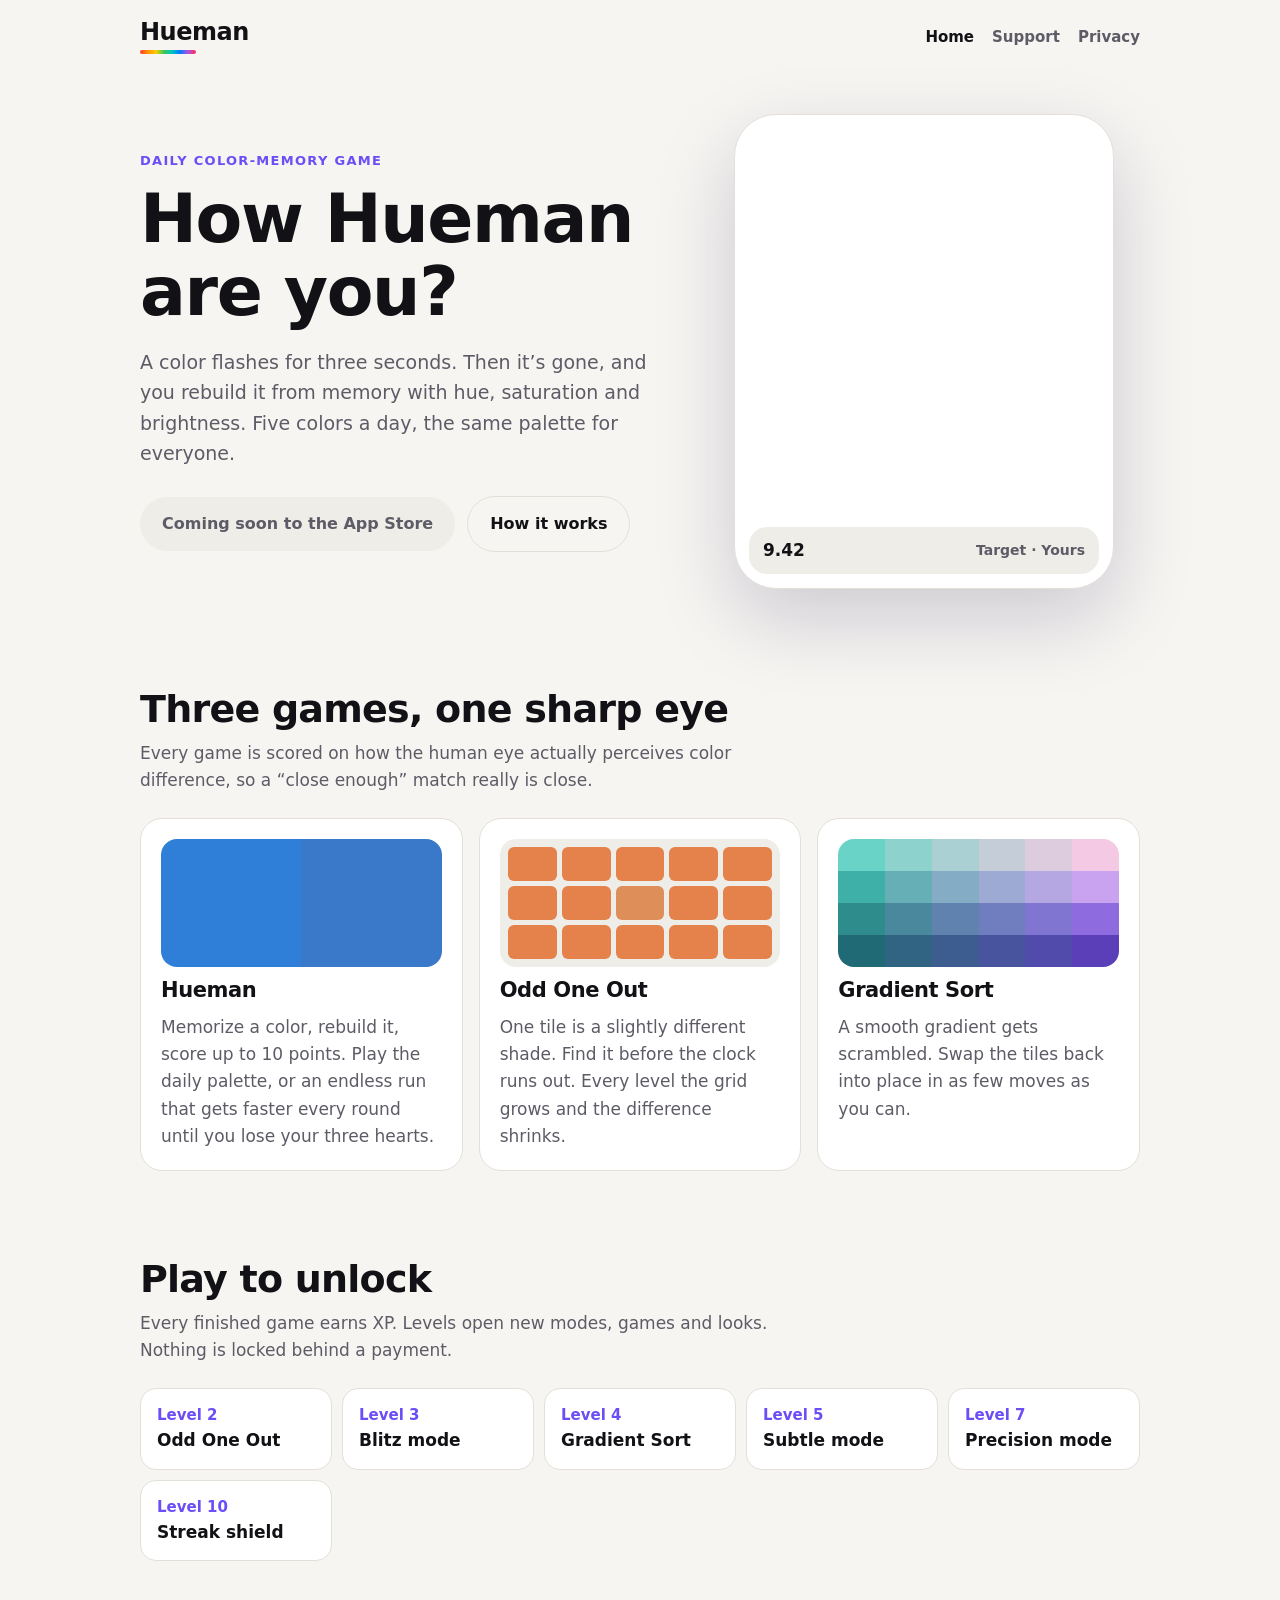
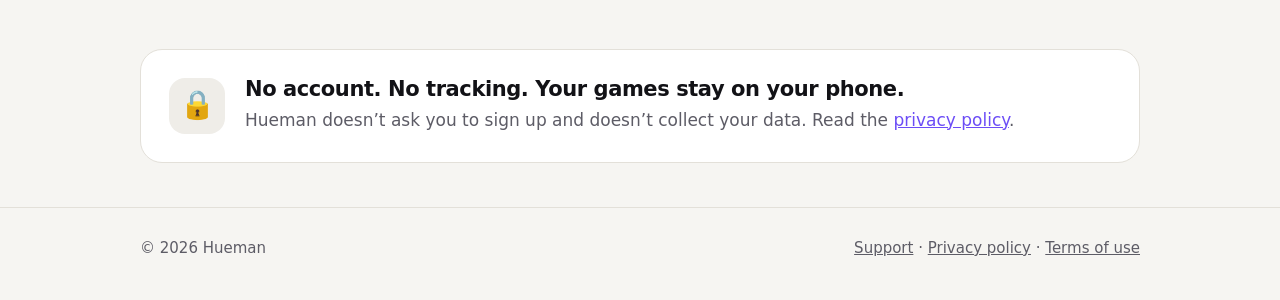
<file: index.html>
<!doctype html>
<html lang="en">
<head>
  <meta charset="utf-8">
  <meta name="viewport" content="width=device-width, initial-scale=1, viewport-fit=cover">
  <title>Hueman · Color Memory Game</title>
  <meta name="description" content="Hueman is a daily color-memory game. See a color for three seconds, rebuild it from memory, and find out how sharp your eye really is.">
  <meta name="theme-color" content="#0E0E12" media="(prefers-color-scheme: dark)">
  <meta name="theme-color" content="#F6F5F2" media="(prefers-color-scheme: light)">
  <meta property="og:title" content="Hueman · How Hueman are you?">
  <meta property="og:description" content="A daily color-memory game. Five colors, three seconds each, the same palette for everyone.">
  <link rel="stylesheet" href="style.css">
  <link rel="icon" href="data:image/svg+xml,%3Csvg xmlns='http://www.w3.org/2000/svg' viewBox='0 0 32 32'%3E%3Crect x='2' y='2' width='13' height='28' rx='4' fill='%236E5BD9'/%3E%3Crect x='17' y='2' width='13' height='28' rx='4' fill='%237462D6'/%3E%3C/svg%3E">
</head>
<body>
  <header class="site-head">
    <div class="wrap">
      <a class="brand" href="./"><b>Hueman</b><span class="spectrum" aria-hidden="true"></span></a>
      <nav class="nav" aria-label="Site">
        <a href="./" aria-current="page">Home</a>
        <a href="support.html">Support</a>
        <a href="privacy.html">Privacy</a>
      </nav>
    </div>
  </header>

  <main>
    <div class="wrap">
      <div class="hero">
        <div>
          <p class="eyebrow">Daily color-memory game</p>
          <h1>How Hueman are you?</h1>
          <p class="lead">A color flashes for three seconds. Then it’s gone, and you rebuild it from memory with hue, saturation and brightness. Five colors a day, the same palette for everyone.</p>
          <div class="cta">
            <!-- After launch: replace this span with <a class="btn" href="https://apps.apple.com/app/id6834479892">Download on the App Store</a> -->
            <span class="btn soon">Coming soon to the App Store</span>
            <a class="btn ghost" href="support.html">How it works</a>
          </div>
        </div>
        <div class="stage" aria-hidden="true">
          <div class="phone">
            <div class="swatch"><i></i><i></i></div>
            <div class="score">9.42 <span>Target · Yours</span></div>
          </div>
        </div>
      </div>
    </div>

    <section>
      <div class="wrap">
        <div class="section-head">
          <h2>Three games, one sharp eye</h2>
          <p>Every game is scored on how the human eye actually perceives color difference, so a “close enough” match really is close.</p>
        </div>
        <div class="games">
          <article class="card">
            <div class="art split" aria-hidden="true"><i></i><i></i></div>
            <h3>Hueman</h3>
            <p>Memorize a color, rebuild it, score up to 10 points. Play the daily palette, or an endless run that gets faster every round until you lose your three hearts.</p>
          </article>
          <article class="card">
            <div class="art odd" aria-hidden="true"><i></i><i></i><i></i><i></i><i></i><i></i><i></i><i class="x"></i><i></i><i></i><i></i><i></i><i></i><i></i><i></i></div>
            <h3>Odd One Out</h3>
            <p>One tile is a slightly different shade. Find it before the clock runs out. Every level the grid grows and the difference shrinks.</p>
          </article>
          <article class="card">
            <div class="art grad" aria-hidden="true"><i></i><i></i><i></i><i></i><i></i><i></i><i></i><i></i><i></i><i></i><i></i><i></i><i></i><i></i><i></i><i></i><i></i><i></i><i></i><i></i><i></i><i></i><i></i><i></i></div>
            <h3>Gradient Sort</h3>
            <p>A smooth gradient gets scrambled. Swap the tiles back into place in as few moves as you can.</p>
          </article>
        </div>
      </div>
    </section>

    <section>
      <div class="wrap">
        <div class="section-head">
          <h2>Play to unlock</h2>
          <p>Every finished game earns XP. Levels open new modes, games and looks. Nothing is locked behind a payment.</p>
        </div>
        <div class="levels">
          <div class="level"><b>Level 2</b><span>Odd One Out</span></div>
          <div class="level"><b>Level 3</b><span>Blitz mode</span></div>
          <div class="level"><b>Level 4</b><span>Gradient Sort</span></div>
          <div class="level"><b>Level 5</b><span>Subtle mode</span></div>
          <div class="level"><b>Level 7</b><span>Precision mode</span></div>
          <div class="level"><b>Level 10</b><span>Streak shield</span></div>
        </div>
      </div>
    </section>

    <section>
      <div class="wrap">
        <div class="privacy-strip">
          <div class="icon" aria-hidden="true">🔒</div>
          <div>
            <h3>No account. No tracking. Your games stay on your phone.</h3>
            <p>Hueman doesn’t ask you to sign up and doesn’t collect your data. Read the <a href="privacy.html">privacy policy</a>.</p>
          </div>
        </div>
      </div>
    </section>
  </main>

  <footer class="site-foot">
    <div class="wrap">
      <span>© 2026 Hueman</span>
      <span><a href="support.html">Support</a> · <a href="privacy.html">Privacy policy</a> · <a href="https://www.apple.com/legal/internet-services/itunes/dev/stdeula/">Terms of use</a></span>
    </div>
  </footer>
</body>
</html>
</file>
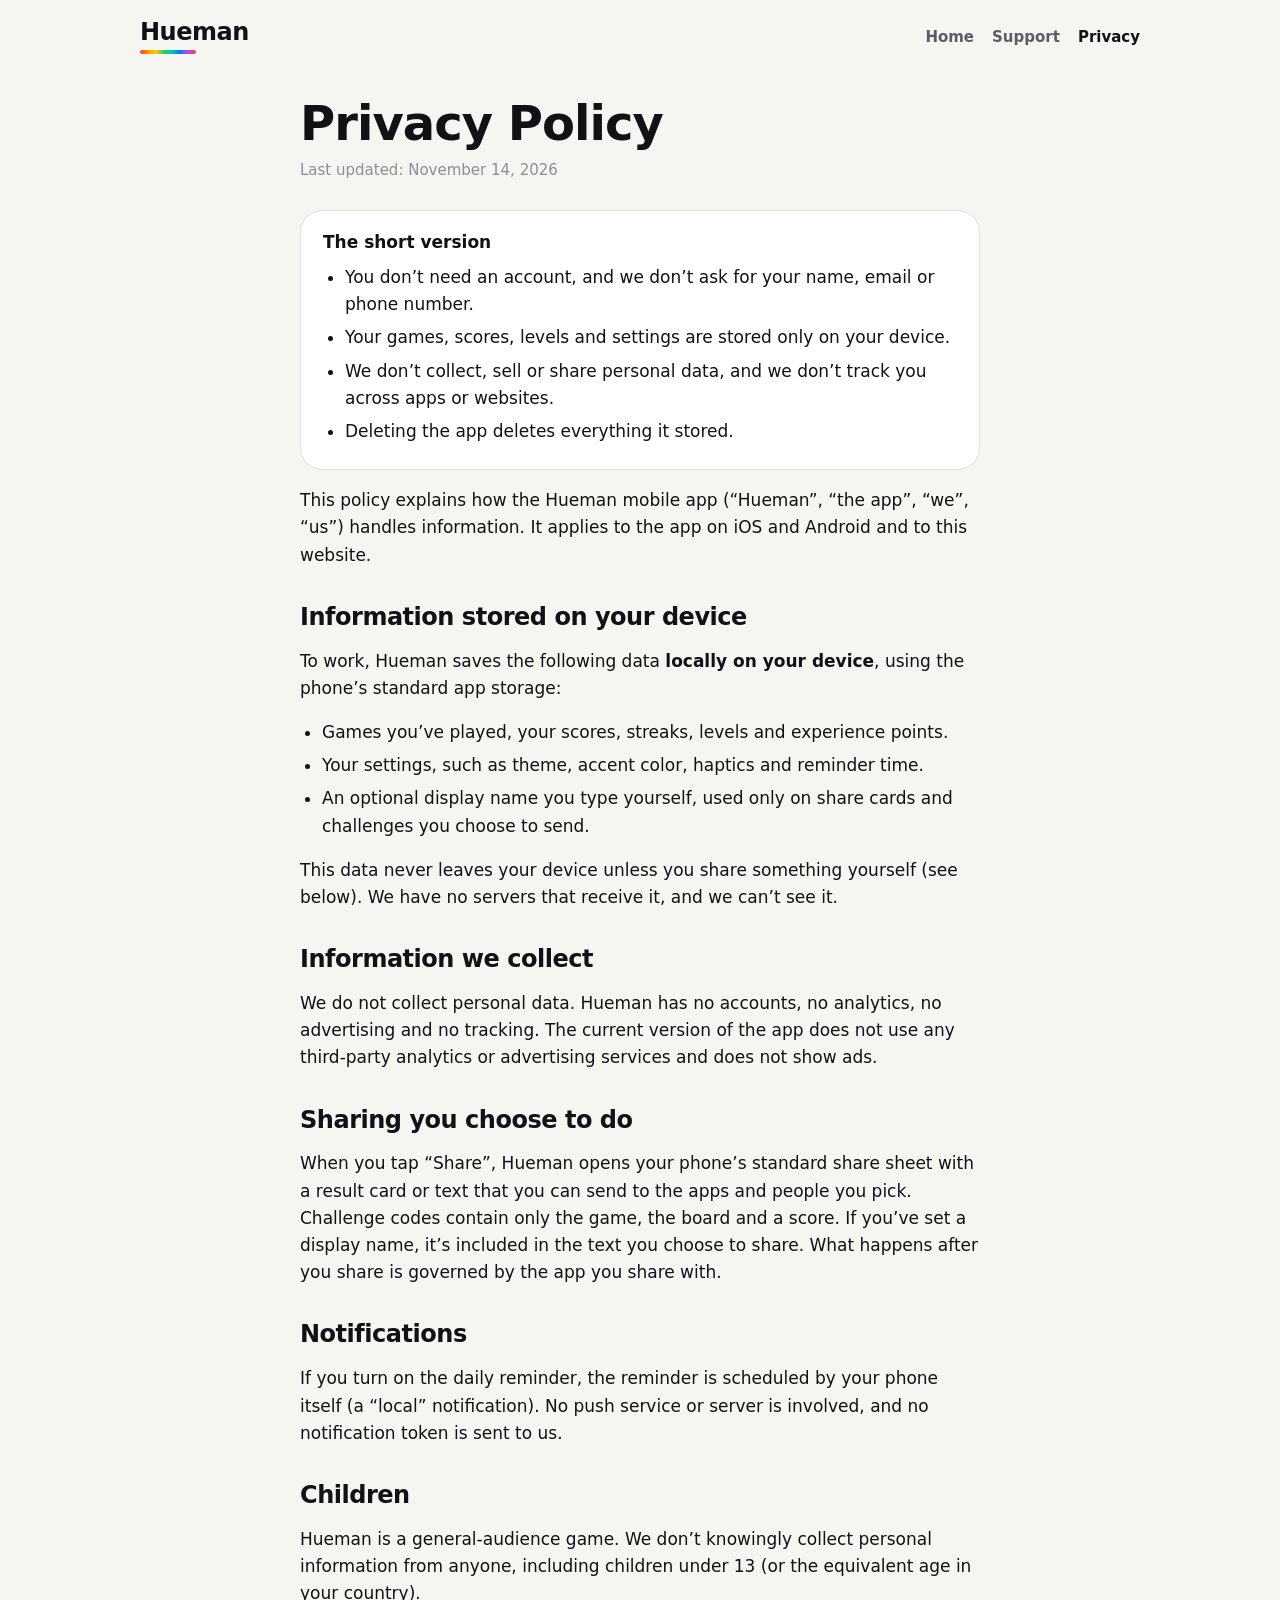
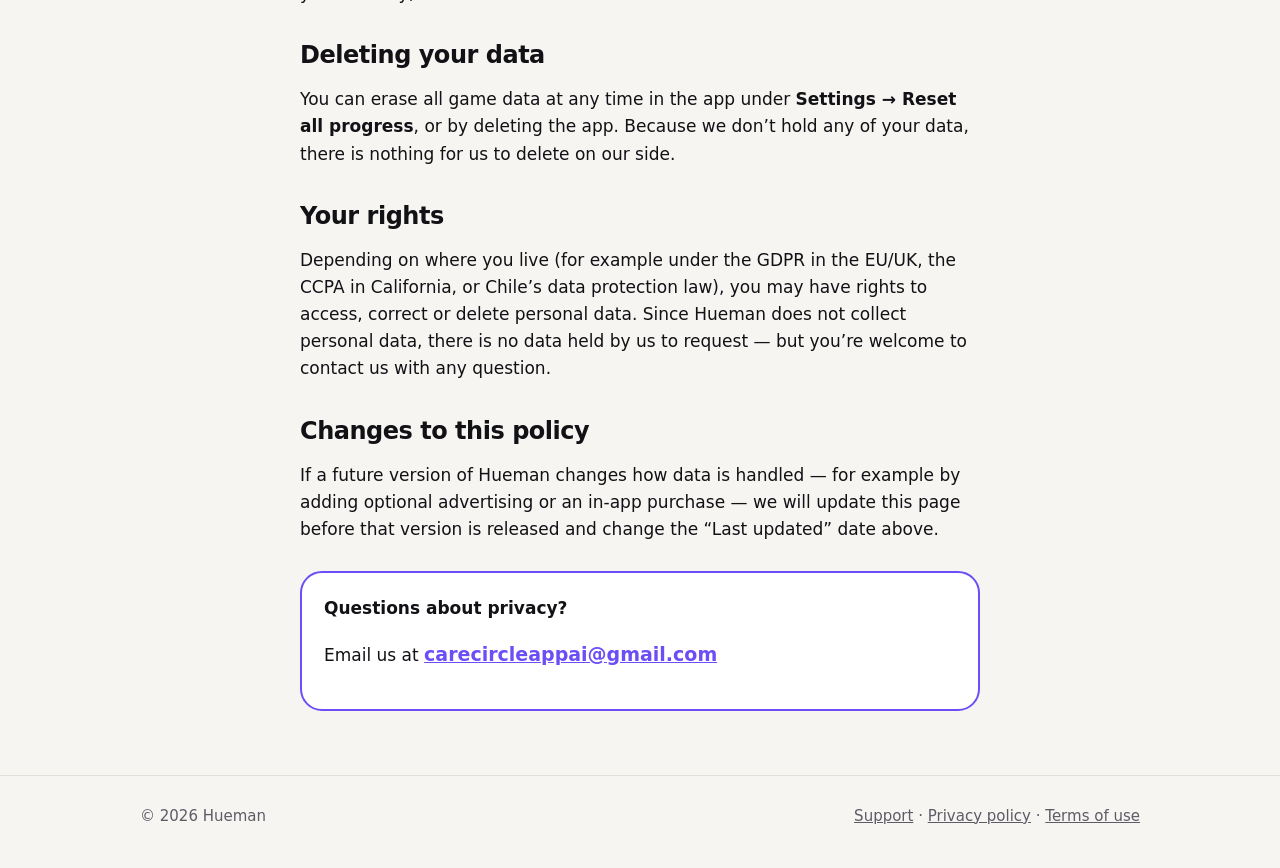
<file: privacy.html>
<!doctype html>
<html lang="en">
<head>
  <meta charset="utf-8">
  <meta name="viewport" content="width=device-width, initial-scale=1, viewport-fit=cover">
  <title>Privacy Policy · Hueman</title>
  <meta name="description" content="Hueman privacy policy: no account, no tracking, your game data stays on your device.">
  <link rel="stylesheet" href="style.css">
  <link rel="icon" href="data:image/svg+xml,%3Csvg xmlns='http://www.w3.org/2000/svg' viewBox='0 0 32 32'%3E%3Crect x='2' y='2' width='13' height='28' rx='4' fill='%236E5BD9'/%3E%3Crect x='17' y='2' width='13' height='28' rx='4' fill='%237462D6'/%3E%3C/svg%3E">
</head>
<body>
  <header class="site-head">
    <div class="wrap">
      <a class="brand" href="./"><b>Hueman</b><span class="spectrum" aria-hidden="true"></span></a>
      <nav class="nav" aria-label="Site">
        <a href="./">Home</a>
        <a href="support.html">Support</a>
        <a href="privacy.html" aria-current="page">Privacy</a>
      </nav>
    </div>
  </header>

  <main class="wrap narrow doc">
    <h1>Privacy Policy</h1>
    <p class="updated">Last updated: November 14, 2026</p>

    <div class="summary">
      <b>The short version</b>
      <ul>
        <li>You don’t need an account, and we don’t ask for your name, email or phone number.</li>
        <li>Your games, scores, levels and settings are stored only on your device.</li>
        <li>We don’t collect, sell or share personal data, and we don’t track you across apps or websites.</li>
        <li>Deleting the app deletes everything it stored.</li>
      </ul>
    </div>

    <p>This policy explains how the Hueman mobile app (“Hueman”, “the app”, “we”, “us”) handles information. It applies to the app on iOS and Android and to this website.</p>

    <h2>Information stored on your device</h2>
    <p>To work, Hueman saves the following data <strong>locally on your device</strong>, using the phone’s standard app storage:</p>
    <ul>
      <li>Games you’ve played, your scores, streaks, levels and experience points.</li>
      <li>Your settings, such as theme, accent color, haptics and reminder time.</li>
      <li>An optional display name you type yourself, used only on share cards and challenges you choose to send.</li>
    </ul>
    <p>This data never leaves your device unless you share something yourself (see below). We have no servers that receive it, and we can’t see it.</p>

    <h2>Information we collect</h2>
    <p>We do not collect personal data. Hueman has no accounts, no analytics, no advertising and no tracking. The current version of the app does not use any third-party analytics or advertising services and does not show ads.</p>

    <h2>Sharing you choose to do</h2>
    <p>When you tap “Share”, Hueman opens your phone’s standard share sheet with a result card or text that you can send to the apps and people you pick. Challenge codes contain only the game, the board and a score. If you’ve set a display name, it’s included in the text you choose to share. What happens after you share is governed by the app you share with.</p>

    <h2>Notifications</h2>
    <p>If you turn on the daily reminder, the reminder is scheduled by your phone itself (a “local” notification). No push service or server is involved, and no notification token is sent to us.</p>

    <h2>Children</h2>
    <p>Hueman is a general-audience game. We don’t knowingly collect personal information from anyone, including children under 13 (or the equivalent age in your country).</p>

    <h2>Deleting your data</h2>
    <p>You can erase all game data at any time in the app under <strong>Settings → Reset all progress</strong>, or by deleting the app. Because we don’t hold any of your data, there is nothing for us to delete on our side.</p>

    <h2>Your rights</h2>
    <p>Depending on where you live (for example under the GDPR in the EU/UK, the CCPA in California, or Chile’s data protection law), you may have rights to access, correct or delete personal data. Since Hueman does not collect personal data, there is no data held by us to request — but you’re welcome to contact us with any question.</p>

    <h2>Changes to this policy</h2>
    <p>If a future version of Hueman changes how data is handled — for example by adding optional advertising or an in-app purchase — we will update this page before that version is released and change the “Last updated” date above.</p>

    <div class="contact">
      <b>Questions about privacy?</b>
      <p>Email us at <a href="mailto:carecircleappai@gmail.com">carecircleappai@gmail.com</a></p>
    </div>
  </main>

  <footer class="site-foot">
    <div class="wrap">
      <span>© 2026 Hueman</span>
      <span><a href="support.html">Support</a> · <a href="privacy.html">Privacy policy</a> · <a href="https://www.apple.com/legal/internet-services/itunes/dev/stdeula/">Terms of use</a></span>
    </div>
  </footer>
</body>
</html>
</file>
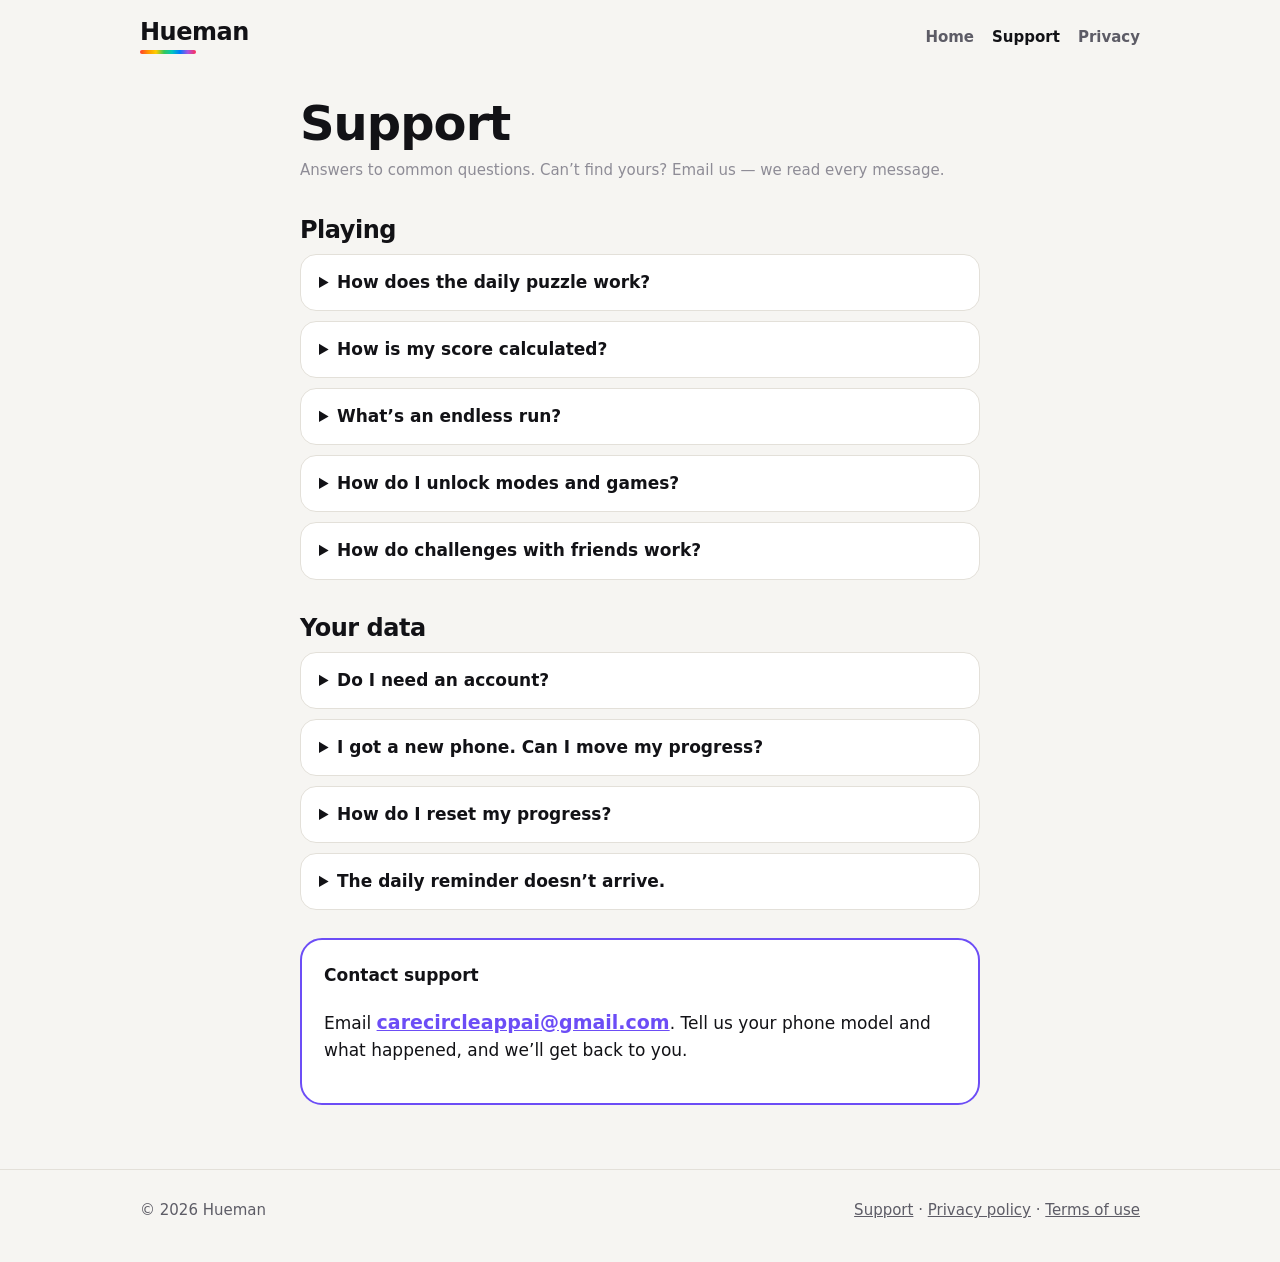
<file: support.html>
<!doctype html>
<html lang="en">
<head>
  <meta charset="utf-8">
  <meta name="viewport" content="width=device-width, initial-scale=1, viewport-fit=cover">
  <title>Support · Hueman</title>
  <meta name="description" content="Help and answers for Hueman, the daily color-memory game.">
  <link rel="stylesheet" href="style.css">
  <link rel="icon" href="data:image/svg+xml,%3Csvg xmlns='http://www.w3.org/2000/svg' viewBox='0 0 32 32'%3E%3Crect x='2' y='2' width='13' height='28' rx='4' fill='%236E5BD9'/%3E%3Crect x='17' y='2' width='13' height='28' rx='4' fill='%237462D6'/%3E%3C/svg%3E">
</head>
<body>
  <header class="site-head">
    <div class="wrap">
      <a class="brand" href="./"><b>Hueman</b><span class="spectrum" aria-hidden="true"></span></a>
      <nav class="nav" aria-label="Site">
        <a href="./">Home</a>
        <a href="support.html" aria-current="page">Support</a>
        <a href="privacy.html">Privacy</a>
      </nav>
    </div>
  </header>

  <main class="wrap narrow doc">
    <h1>Support</h1>
    <p class="updated">Answers to common questions. Can’t find yours? Email us — we read every message.</p>

    <h2>Playing</h2>
    <details>
      <summary>How does the daily puzzle work?</summary>
      <p>Every day there’s a new palette of five colors, the same for everyone. Each color shows for three seconds, then you rebuild it with the hue, saturation and brightness sliders. Each color scores up to 10 points, so the best possible day is 50. A new palette arrives at midnight in your time zone.</p>
    </details>
    <details>
      <summary>How is my score calculated?</summary>
      <p>Hueman measures the difference between the real color and yours using CIEDE2000, a formula designed to match how people actually perceive color differences. A tiny difference you can barely see scores close to 10.</p>
    </details>
    <details>
      <summary>What’s an endless run?</summary>
      <p>In an endless run, colors keep coming and every round is a little harder: the color shows for less time and you need a closer match. Miss the target score and you lose a heart. Lose all three hearts and the run is over.</p>
    </details>
    <details>
      <summary>How do I unlock modes and games?</summary>
      <p>Every game you finish earns XP. As you level up you unlock Odd One Out (level 2), Blitz (3), Gradient Sort (4), Subtle (5), the daily archive (6), Precision (7) and more. Your current level and the next unlock are shown on the Play tab.</p>
    </details>
    <details>
      <summary>How do challenges with friends work?</summary>
      <p>After any game, tap “Challenge a friend” to send a code like HUE-XXXXX-XXXXX. Your friend enters it under Play → “Enter a challenge code” and plays the exact same colors. Challenges are always playable, even for modes they haven’t unlocked yet.</p>
    </details>

    <h2>Your data</h2>
    <details>
      <summary>Do I need an account?</summary>
      <p>No. Hueman has no accounts. Everything is saved on your phone.</p>
    </details>
    <details>
      <summary>I got a new phone. Can I move my progress?</summary>
      <p>Progress is stored on your device only, so it doesn’t transfer automatically to a new phone. Restoring from a full device backup (iCloud or Google) usually brings it back.</p>
    </details>
    <details>
      <summary>How do I reset my progress?</summary>
      <p>Go to Settings → Reset all progress. This deletes your games, streaks, levels and rivals from the device and can’t be undone.</p>
    </details>
    <details>
      <summary>The daily reminder doesn’t arrive.</summary>
      <p>Check that notifications are allowed for Hueman in your phone’s Settings, then turn the reminder off and on again in Hueman → Settings.</p>
    </details>

    <div class="contact">
      <b>Contact support</b>
      <p>Email <a href="mailto:carecircleappai@gmail.com?subject=Hueman%20support">carecircleappai@gmail.com</a>. Tell us your phone model and what happened, and we’ll get back to you.</p>
    </div>
  </main>

  <footer class="site-foot">
    <div class="wrap">
      <span>© 2026 Hueman</span>
      <span><a href="support.html">Support</a> · <a href="privacy.html">Privacy policy</a> · <a href="https://www.apple.com/legal/internet-services/itunes/dev/stdeula/">Terms of use</a></span>
    </div>
  </footer>
</body>
</html>
</file>
<file: style.css>
/* Hueman website — one stylesheet, no external fonts or scripts (nothing loads from third parties). */
:root {
  --bg: #F6F5F2;
  --surface: #FFFFFF;
  --alt: #EFEDE8;
  --line: #E3E0D9;
  --fg: #121216;
  --muted: #5D5C66;
  --faint: #8E8C96;
  --accent: #6C4DF6;
  --on-accent: #FFFFFF;
  --display: ui-rounded, "SF Pro Rounded", "Nunito", system-ui, -apple-system, "Segoe UI", Roboto, sans-serif;
  --body: system-ui, -apple-system, "Segoe UI", Roboto, "Helvetica Neue", Arial, sans-serif;
  --radius: 22px;
  color-scheme: light;
}
@media (prefers-color-scheme: dark) {
  :root {
    --bg: #0E0E12;
    --surface: #18181F;
    --alt: #22222B;
    --line: #2C2C37;
    --fg: #F4F4F6;
    --muted: #A9A8B3;
    --faint: #75747F;
    --accent: #8B72FF;
    color-scheme: dark;
  }
}

* { box-sizing: border-box; }
html { -webkit-text-size-adjust: 100%; }
body {
  margin: 0;
  background: var(--bg);
  color: var(--fg);
  font: 17px/1.6 var(--body);
}
a { color: var(--accent); }
a:focus-visible, button:focus-visible { outline: 3px solid var(--accent); outline-offset: 3px; border-radius: 6px; }
img, svg { max-width: 100%; }

.wrap {
  width: 100%;
  max-width: 1040px;
  margin: 0 auto;
  padding-left: max(20px, env(safe-area-inset-left));
  padding-right: max(20px, env(safe-area-inset-right));
}
.narrow { max-width: 720px; }

/* Header */
.site-head { padding-block: 20px; }
.site-head .wrap { display: flex; align-items: center; justify-content: space-between; gap: 16px; flex-wrap: wrap; }
.brand { display: inline-flex; flex-direction: column; text-decoration: none; color: var(--fg); }
.brand b { font: 800 24px/1 var(--display); letter-spacing: -0.02em; }
.spectrum { height: 4px; width: 56px; border-radius: 4px; margin-top: 6px; background: linear-gradient(90deg, #FF3B30, #FF9500, #FFCC00, #34C759, #00C7BE, #007AFF, #AF52DE, #FF2D55); }
.nav { display: flex; gap: 18px; flex-wrap: wrap; }
.nav a { color: var(--muted); text-decoration: none; font-weight: 600; font-size: 15px; }
.nav a:hover, .nav a[aria-current="page"] { color: var(--fg); }

/* Hero */
.hero { padding-block: 40px 56px; display: grid; grid-template-columns: minmax(0, 1.1fr) minmax(0, 0.9fr); gap: 40px; align-items: center; }
.eyebrow { font-size: 13px; font-weight: 750; letter-spacing: 0.1em; text-transform: uppercase; color: var(--accent); margin: 0 0 10px; }
h1, h2, h3 { font-family: var(--display); letter-spacing: -0.02em; line-height: 1.08; text-wrap: balance; margin: 0; }
h1 { font-size: clamp(40px, 7vw, 68px); font-weight: 850; }
h2 { font-size: clamp(28px, 4vw, 38px); font-weight: 800; }
h3 { font-size: 21px; font-weight: 750; }
.lead { font-size: 19px; color: var(--muted); max-width: 34em; margin: 18px 0 28px; }
.cta { display: flex; gap: 12px; flex-wrap: wrap; align-items: center; }
.btn {
  display: inline-flex; align-items: center; gap: 10px;
  padding: 14px 22px; border-radius: 999px;
  background: var(--fg); color: var(--bg);
  font-weight: 750; text-decoration: none; font-size: 16px;
}
.btn.soon { background: var(--alt); color: var(--muted); cursor: default; }
.btn.ghost { background: transparent; color: var(--fg); border: 1px solid var(--line); }

/* The hero "game": a color flashes, then the match */
.stage { position: relative; aspect-ratio: 4 / 5; max-width: 380px; width: 100%; justify-self: center; }
.phone {
  position: absolute; inset: 0; border-radius: 42px; padding: 14px;
  background: var(--surface); border: 1px solid var(--line);
  box-shadow: 0 30px 80px rgba(20, 10, 60, 0.18);
  display: grid; grid-template-rows: 1fr auto; gap: 12px;
}
.swatch { border-radius: 30px; display: flex; overflow: hidden; }
.swatch i { flex: 1; animation: cycle 12s infinite; }
.swatch i:last-child { animation-name: cycle2; }
@keyframes cycle {
  0%, 18% { background: #6E5BD9; } 20%, 38% { background: #E2734A; } 40%, 58% { background: #2FA39A; }
  60%, 78% { background: #D9B23C; } 80%, 100% { background: #C2447A; }
}
@keyframes cycle2 {
  0%, 18% { background: #7462D6; } 20%, 38% { background: #DD7B4F; } 40%, 58% { background: #36A091; }
  60%, 78% { background: #CFB045; } 80%, 100% { background: #BB4C7F; }
}
.score {
  display: flex; justify-content: space-between; align-items: center;
  padding: 10px 14px; border-radius: 18px; background: var(--alt);
  font-weight: 750; font-variant-numeric: tabular-nums;
}
.score span { color: var(--muted); font-weight: 600; font-size: 14px; }

/* Sections */
section { padding-block: 44px; }
.section-head { margin-bottom: 24px; }
.section-head p { color: var(--muted); margin: 10px 0 0; max-width: 40em; }
.games { display: grid; grid-template-columns: repeat(3, minmax(0, 1fr)); gap: 16px; }
.card {
  background: var(--surface); border: 1px solid var(--line); border-radius: var(--radius);
  padding: 20px; display: grid; gap: 12px; align-content: start;
}
.card p { margin: 0; color: var(--muted); }
.art { height: 128px; border-radius: 16px; overflow: hidden; }
.art.split { display: flex; }
.art.split i:first-child { flex: 1; background: #2F7FD8; }
.art.split i:last-child { flex: 1; background: #3A78C9; }
.art.odd { display: grid; grid-template-columns: repeat(5, 1fr); gap: 5px; padding: 8px; background: var(--alt); }
.art.odd i { border-radius: 6px; background: #E5824B; }
.art.odd i.x { background: #DE8E59; }
.art.grad { display: grid; grid-template-columns: repeat(6, 1fr); }
.art.grad i:nth-child(6n+1) { --c: 0%; } .art.grad i:nth-child(6n+2) { --c: 20%; } .art.grad i:nth-child(6n+3) { --c: 40%; }
.art.grad i:nth-child(6n+4) { --c: 60%; } .art.grad i:nth-child(6n+5) { --c: 80%; } .art.grad i:nth-child(6n+6) { --c: 100%; }
.art.grad i { background: color-mix(in oklab, #F4C9E4 var(--c), #6AD3C7); }
.art.grad i:nth-child(n+7) { background: color-mix(in oklab, #C9A3F0 var(--c), #3FB0A8); }
.art.grad i:nth-child(n+13) { background: color-mix(in oklab, #8E6CE0 var(--c), #2E8D8C); }
.art.grad i:nth-child(n+19) { background: color-mix(in oklab, #5A3FB8 var(--c), #1F6A75); }

.levels { display: grid; grid-template-columns: repeat(auto-fit, minmax(170px, 1fr)); gap: 10px; }
.level { background: var(--surface); border: 1px solid var(--line); border-radius: 16px; padding: 14px 16px; }
.level b { display: block; font-family: var(--display); font-size: 15px; color: var(--accent); }
.level span { color: var(--fg); font-weight: 600; }

.privacy-strip { background: var(--surface); border: 1px solid var(--line); border-radius: var(--radius); padding: 28px; display: grid; grid-template-columns: auto 1fr; gap: 20px; align-items: center; }
.privacy-strip .icon { width: 56px; height: 56px; border-radius: 16px; background: var(--alt); display: grid; place-items: center; font-size: 28px; }
.privacy-strip p { margin: 6px 0 0; color: var(--muted); }

/* Document pages (privacy, support) */
.doc { padding-block: 24px 64px; }
.doc h1 { font-size: clamp(34px, 6vw, 48px); margin-bottom: 8px; }
.doc .updated { color: var(--faint); font-size: 15px; margin: 0 0 28px; }
.doc h2 { font-size: 24px; margin: 36px 0 10px; }
.doc p, .doc li { color: var(--fg); }
.doc ul { padding-left: 22px; }
.doc li { margin-bottom: 6px; }
.summary { background: var(--surface); border: 1px solid var(--line); border-radius: var(--radius); padding: 18px 22px; }
.summary ul { margin: 8px 0 0; }
details { background: var(--surface); border: 1px solid var(--line); border-radius: 16px; padding: 14px 18px; margin-bottom: 10px; }
summary { font-weight: 700; cursor: pointer; }
details p { margin: 10px 0 0; color: var(--muted); }
.contact { background: var(--surface); border: 2px solid var(--accent); border-radius: var(--radius); padding: 22px; margin-top: 28px; }
.contact a { font-weight: 750; font-size: 19px; word-break: break-all; }

/* Footer */
.site-foot { border-top: 1px solid var(--line); padding-block: 28px 40px; color: var(--muted); font-size: 15px; }
.site-foot .wrap { display: flex; justify-content: space-between; gap: 16px; flex-wrap: wrap; }
.site-foot a { color: var(--muted); }

@media (max-width: 820px) {
  .hero { grid-template-columns: 1fr; padding-top: 16px; }
  .stage { max-width: 300px; }
  .games { grid-template-columns: 1fr; }
}
@media (max-width: 480px) {
  .privacy-strip { grid-template-columns: 1fr; }
}
@media (prefers-reduced-motion: reduce) {
  .swatch i { animation: none; background: #6E5BD9; }
  .swatch i:last-child { background: #7462D6; }
}
</file>
